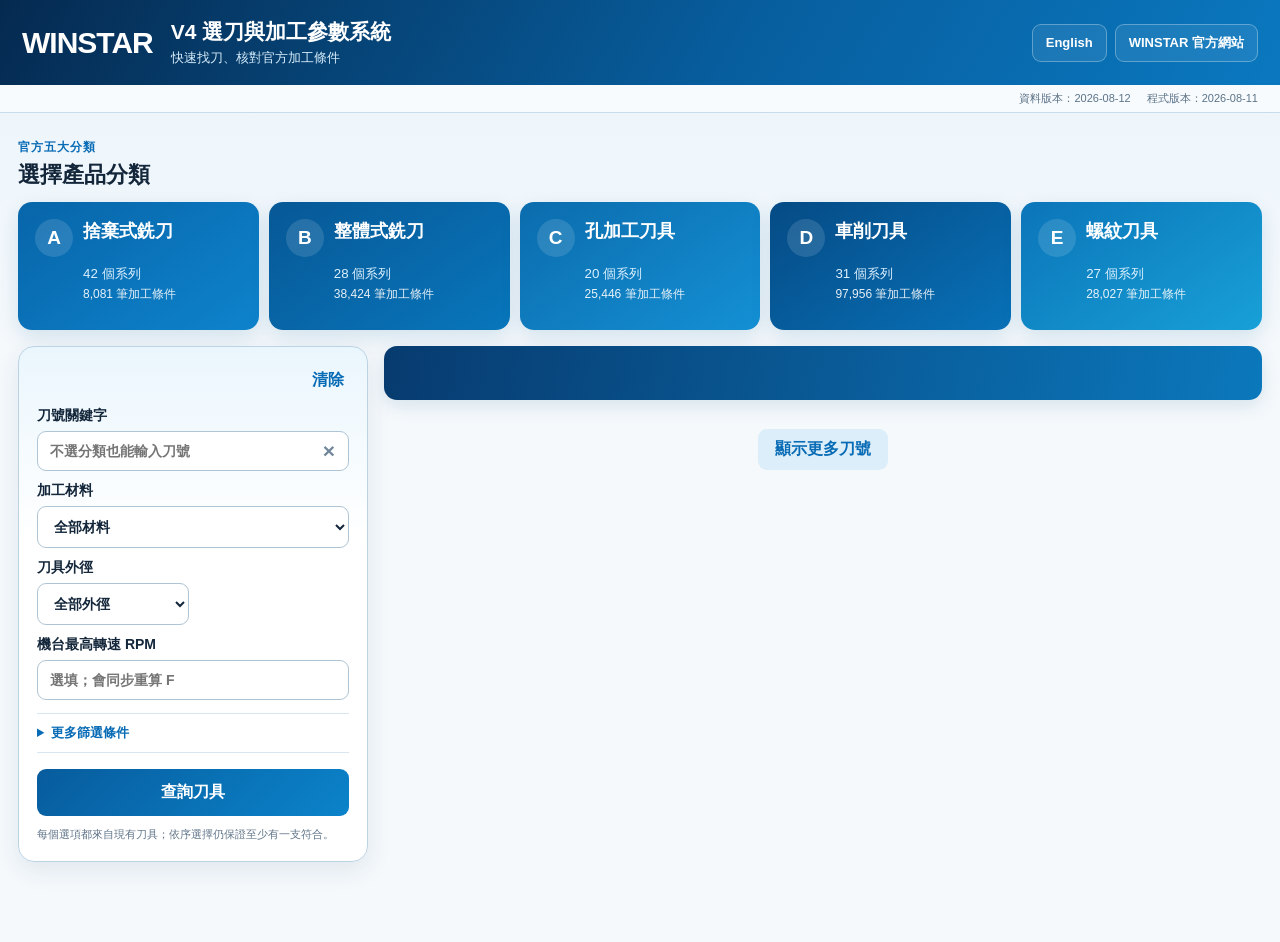
<file: index.html>
<!doctype html>
<html lang="zh-Hant">
<head>
  <meta charset="utf-8">
  <meta name="viewport" content="width=device-width,initial-scale=1">
  <meta name="theme-color" content="#073b6f">
  <title>WINSTAR V4 選刀與加工參數系統</title>
  <link rel="manifest" href="manifest.webmanifest">
  <link rel="icon" href="data/icon-192.png">
  <link rel="apple-touch-icon" href="data/apple-touch-icon.png">
  <link rel="stylesheet" href="assets/app.css">
</head>
<body>
  <header class="topbar">
    <div class="brand"><span class="brand-mark">WINSTAR</span><div><h1 data-i18n="title">V4 選刀與加工參數系統</h1><p data-i18n="subtitle">快速找刀、核對官方加工條件</p></div></div>
    <nav class="top-actions">
      <button id="langButton" class="nav-button" type="button">English</button>
      <a class="nav-button" href="https://www.winstarcutting.com.tw/" target="_blank" rel="noopener" data-i18n="officialSite">WINSTAR 官方網站</a>
    </nav>
  </header>
  <div class="version-strip"><span id="dataVersion">資料版本：—</span><span data-i18n="programVersion">程式版本：2026-08-11</span></div>

  <main>
    <section class="category-section">
      <div class="section-heading"><div><span data-i18n="officialCategories">官方五大分類</span><h2 data-i18n="chooseCategory">選擇產品分類</h2></div><button id="showCategories" class="link-button" hidden data-i18n="backCategories">返回五大分類</button></div>
      <div id="categoryGrid" class="category-grid"></div>
    </section>

    <section id="workspace" class="workspace" hidden>
      <aside class="filter-panel">
        <div class="filter-title"><div><small id="categoryCode"></small><h2 id="categoryTitle"></h2></div><button id="resetButton" class="link-button" data-i18n="clear">清除</button></div>

        <label class="search-field"><span data-i18n="toolKeyword">刀號關鍵字</span><div class="input-clear"><input id="toolInput" type="search" autocomplete="off" data-placeholder="toolPlaceholder" placeholder="輸入完整或部分刀號"><button id="clearTool" type="button" aria-label="清除刀號">×</button></div><div id="toolSuggestions" class="suggestions" hidden></div></label>

        <label><span data-i18n="materialGroup">加工材料</span><select id="material"><option value="" data-i18n="allMaterials">全部材料</option></select></label>
        <label id="gradeField" hidden><span data-i18n="grade">材料牌號</span><select id="grade"><option value="" data-i18n="allGrades">全部牌號</option></select></label>
        <label id="hardnessField" hidden><span data-i18n="hardness">硬度</span><select id="hardness"><option value="" data-i18n="allHardness">全部硬度</option></select></label>
        <label id="toolTypeField" hidden><span data-i18n="toolType">刀型</span><select id="toolType"><option value="" data-i18n="allToolTypes">全部刀型</option></select></label>
        <label id="operationField" hidden><span data-i18n="operationGroup">加工方式</span><select id="operation"><option value="" data-i18n="allOperations">全部方式</option></select></label>
        <div class="field-pair"><label id="diameterField"><span id="diameterLabel">刀具外徑</span><select id="diameterSelect"><option value="" data-i18n="allDiameters">全部外徑</option></select></label><label id="lengthField" hidden><span id="lengthLabel" data-i18n="cutLength">可用刃長</span><select id="cutLength"><option value="" data-i18n="allLengths">全部長度</option></select></label></div>
        <label id="flutesField" hidden><span data-i18n="flutes">刃數</span><select id="flutes"><option value="" data-i18n="allFlutes">全部刃數</option></select></label>
        <label id="workDiameterField" hidden><span data-i18n="diameterWork">工件加工直徑</span><div class="input-unit"><input id="diameter" type="number" min="0.01" step="0.01" data-placeholder="optional" placeholder="選填"><em>mm</em></div></label>
        <label><span data-i18n="maxRpm">機台最高轉速 RPM</span><input id="maxRpm" type="number" min="1" step="100" data-placeholder="optionalRecalc" placeholder="選填；會同步重算 F"></label>

        <details class="advanced"><summary data-i18n="moreFilters">更多篩選條件</summary><label id="strategyField" hidden><span data-i18n="strategy">加工策略</span><select id="strategy"><option value="" data-i18n="allStrategies">全部策略</option></select></label><label><span data-i18n="series">系列</span><select id="series"><option value="" data-i18n="allSeries">全部系列</option></select></label></details>
        <button id="searchButton" class="primary" data-i18n="searchTools">查詢刀具</button>
        <p class="filter-help" data-i18n="filterHelp">選單會自動連動，只顯示確實有刀具的組合。</p>
      </aside>

      <section class="result-area">
        <div id="resultSummary" class="result-summary"></div>
        <div id="results" class="results"></div>
        <button id="loadMore" class="load-more" hidden data-i18n="showMore">顯示更多刀號</button>
      </section>
    </section>
  </main>
  <div id="toast" class="toast" role="status" hidden></div>
  <button id="backTop" class="back-top" aria-label="回到最上方">↑</button>
  <script src="assets/app.js" defer></script>
</body>
</html>
</file>
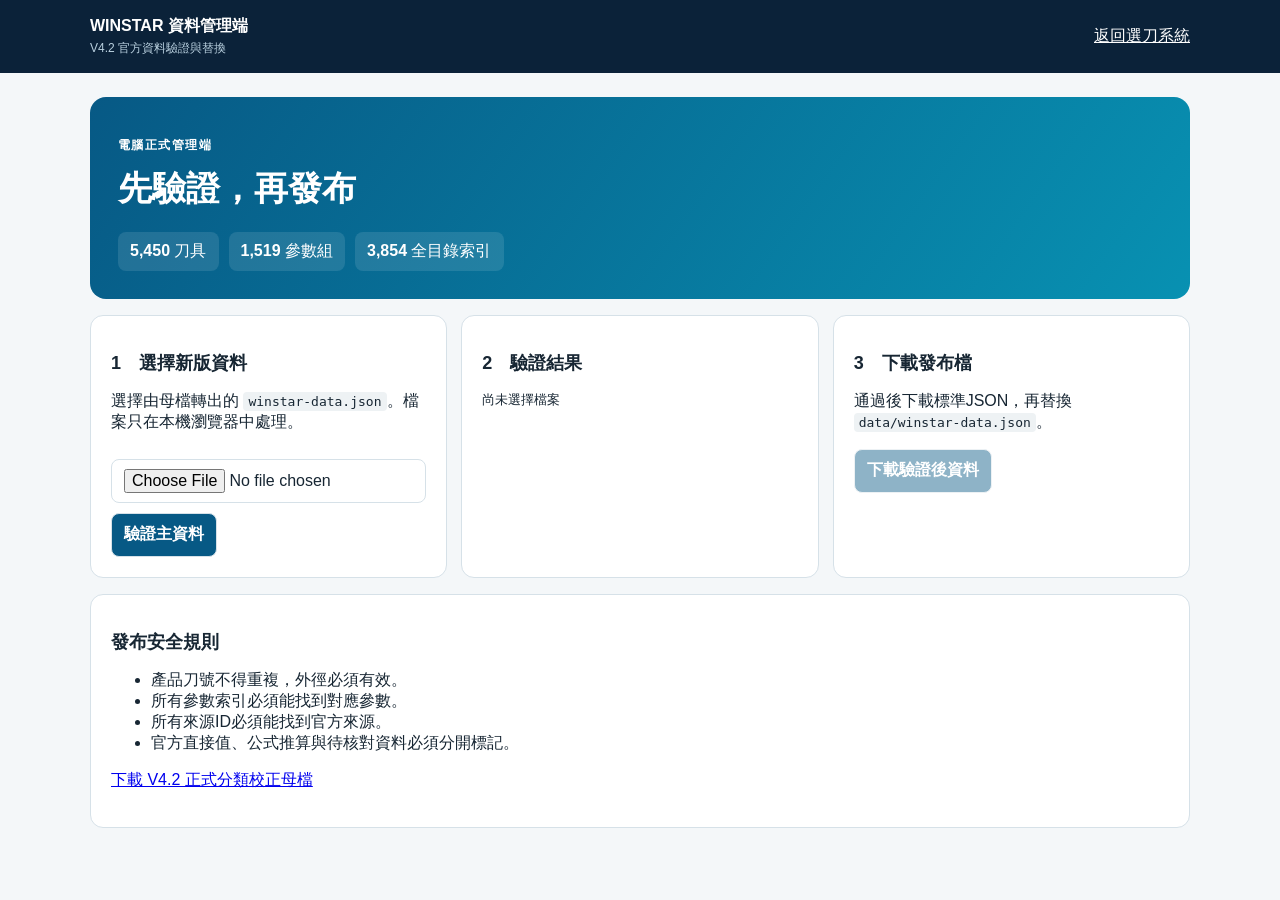
<file: manager.html>
<!doctype html>
<html lang="zh-Hant">
<head>
  <meta charset="utf-8">
  <meta name="viewport" content="width=device-width,initial-scale=1">
  <title>WINSTAR 資料管理端</title>
  <link rel="stylesheet" href="assets/manager.css">
</head>
<body>
  <header><div><b>WINSTAR 資料管理端</b><span>V4.2 官方資料驗證與替換</span></div><a href="index.html">返回選刀系統</a></header>
  <main>
    <section class="hero"><p>電腦正式管理端</p><h1>先驗證，再發布</h1><div class="stats"><span><b id="currentProducts">—</b> 刀具</span><span><b id="currentProfiles">—</b> 參數組</span><span><b id="currentEntries">—</b> 全目錄索引</span></div></section>
    <section class="grid">
      <article><h2>1　選擇新版資料</h2><p>選擇由母檔轉出的 <code>winstar-data.json</code>。檔案只在本機瀏覽器中處理。</p><input id="dbFile" type="file" accept=".json,application/json"><button id="validate">驗證主資料</button></article>
      <article><h2>2　驗證結果</h2><pre id="result">尚未選擇檔案</pre></article>
      <article><h2>3　下載發布檔</h2><p>通過後下載標準JSON，再替換 <code>data/winstar-data.json</code>。</p><button id="download" disabled>下載驗證後資料</button></article>
    </section>
    <section class="rules"><h2>發布安全規則</h2><ul><li>產品刀號不得重複，外徑必須有效。</li><li>所有參數索引必須能找到對應參數。</li><li>所有來源ID必須能找到官方來源。</li><li>官方直接值、公式推算與待核對資料必須分開標記。</li></ul><p><a href="docs/WINSTAR_五大類分類校正母檔_V4.2.xlsx">下載 V4.2 正式分類校正母檔</a></p></section>
  </main>
  <script src="assets/manager.js" defer></script>
</body>
</html>
</file>
<file: assets/app.css>
﻿:root{--navy:#062f59;--blue:#086bb5;--blue2:#0d7fc8;--sky:#eaf5fc;--pale:#f3f8fc;--ink:#13263a;--muted:#617589;--line:#cbdbe7;--white:#fff}
*{box-sizing:border-box}
html{scroll-behavior:smooth}
body{margin:0;background:linear-gradient(180deg,#eaf4fb 0,#f5f9fc 360px);color:var(--ink);font-family:"Microsoft JhengHei",Arial,sans-serif}
button,input,select{font:inherit}
.topbar{display:flex;align-items:center;justify-content:space-between;gap:24px;padding:18px max(22px,calc((100% - 1420px)/2));color:#fff;background:linear-gradient(120deg,#052a50,#075e9e 58%,#0a78bf);box-shadow:0 5px 20px #06375d33}
.brand{display:flex;align-items:center;gap:18px}
.brand-mark{font-size:30px;font-weight:900;letter-spacing:-1px}
.brand h1{margin:0;font-size:21px}
.brand p{margin:3px 0 0;color:#d7edfb;font-size:13px}
.top-actions{display:flex;gap:8px}
.nav-button{display:inline-flex;align-items:center;padding:9px 13px;border:1px solid #ffffff4d;border-radius:9px;background:#ffffff14;color:#fff;text-decoration:none;font-size:13px;font-weight:700;cursor:pointer}
main{max-width:1420px;margin:0 auto;padding:24px 18px 80px}
.section-heading{display:flex;align-items:end;justify-content:space-between;margin-bottom:12px}
.section-heading span{color:var(--blue);font-size:12px;font-weight:800;letter-spacing:.08em}
.section-heading h2{margin:4px 0 0;font-size:22px}
.link-button{padding:5px;border:0;background:transparent;color:var(--blue);font-weight:800;cursor:pointer}
.category-grid{display:grid;grid-template-columns:repeat(5,1fr);gap:10px;transition:.2s}
.category-card{display:grid;grid-template-columns:auto 1fr;gap:3px 10px;min-height:128px;padding:17px;border:0;border-radius:14px;background:linear-gradient(145deg,#0865a9,#0d83cc);color:#fff;text-align:left;cursor:pointer;box-shadow:0 7px 20px #07598c24}
.category-card:nth-child(2){background:linear-gradient(145deg,#075896,#0876bb)}
.category-card:nth-child(3){background:linear-gradient(145deg,#0b6cad,#1490d4)}
.category-card:nth-child(4){background:linear-gradient(145deg,#054b85,#0871b7)}
.category-card:nth-child(5){background:linear-gradient(145deg,#0b75b9,#18a0d7)}
.category-card span{grid-row:1/4;display:grid;place-items:center;width:38px;height:38px;border-radius:50%;background:#ffffff20;font-size:19px;font-weight:900}
.category-card strong{font-size:18px}
.category-card small{align-self:end;color:#dcf1ff}
.category-card em{font-size:12px;font-style:normal;opacity:.9}
.category-card:hover{transform:translateY(-2px);filter:brightness(1.04)}
.category-grid.compact{grid-template-columns:repeat(5,1fr)}
.category-grid.compact .category-card{min-height:74px}
.category-grid.compact .category-card small,.category-grid.compact .category-card em{display:none}
.workspace{display:grid;grid-template-columns:350px 1fr;gap:16px;margin-top:16px}
.filter-panel{align-self:start;padding:20px;border:1px solid #bcd3e4;border-radius:16px;background:linear-gradient(180deg,#eaf6fd,#fff 38%);box-shadow:0 8px 24px #12365018}
.filter-title{display:flex;align-items:end;justify-content:space-between}
.filter-title small{color:var(--blue);font-weight:800}
.filter-title h2{margin:4px 0 0;font-size:21px}
.filter-panel label{display:block;position:relative;margin-top:14px;font-size:14px;font-weight:700}
.filter-panel input,.filter-panel select{width:100%;margin-top:6px;padding:11px 12px;border:1px solid #afc5d5;border-radius:9px;background:#fff;color:var(--ink)}
.input-clear{position:relative}
.input-clear input{padding-right:38px}
.input-clear button{position:absolute;right:5px;top:11px;width:30px;height:30px;border:0;background:transparent;color:#71869a;font-size:21px;cursor:pointer}
.suggestions{position:absolute;z-index:20;top:70px;left:0;width:min(680px,calc(100vw - 40px));max-height:360px;overflow:auto;border:1px solid #abc8dc;border-radius:10px;background:#fff;box-shadow:0 12px 30px #0a315c33}
.suggestions button{display:block;width:100%;padding:10px 12px;border:0;border-bottom:1px solid #e1ebf2;background:#fff;color:var(--ink);text-align:left;cursor:pointer}
.suggestions button:hover{background:#edf7fd}
.suggestions b,.suggestions small{display:block}
.suggestions b{color:var(--blue)}
.suggestions small{margin-top:2px;color:var(--muted)}
.suggestions p{padding:12px;color:var(--muted)}
.field-pair{display:grid;grid-template-columns:1fr 1fr;gap:8px}
.advanced{margin-top:13px;border-top:1px solid #d8e6ef;border-bottom:1px solid #d8e6ef;padding:10px 0}
.advanced summary{color:var(--blue);font-size:13px;font-weight:800;cursor:pointer}
.primary{width:100%;margin-top:16px;padding:13px;border:0;border-radius:9px;background:linear-gradient(135deg,#075c9d,#0b83ca);color:#fff;font-weight:800;cursor:pointer}
.filter-help{margin:10px 0 0;color:var(--muted);font-size:11px;line-height:1.55}
.result-area{min-width:0}
.result-summary{min-height:54px;padding:15px 18px;border-radius:13px;background:linear-gradient(100deg,#073b6f,#0b78bc);color:#eaf7ff;box-shadow:0 6px 18px #0b4c7920}
.result-summary b{color:#fff;font-size:18px}
.spinner{display:inline-block;width:16px;height:16px;margin-right:9px;border:2px solid #ffffff55;border-top-color:#fff;border-radius:50%;vertical-align:-3px;animation:spin .8s linear infinite}
@keyframes spin{to{transform:rotate(360deg)}
}
.results{display:grid;gap:11px;margin-top:11px}
.tool-card{overflow:hidden;border:1px solid var(--line);border-radius:13px;background:#fff;box-shadow:0 5px 16px #12364e10}
.tool-card summary{display:flex;align-items:center;justify-content:space-between;gap:14px;padding:16px 18px;border-left:5px solid var(--blue);cursor:pointer;list-style:none}
.tool-card summary::-webkit-details-marker{display:none}
.tool-card summary:after{content:'＋';display:grid;place-items:center;width:28px;height:28px;border-radius:50%;background:var(--sky);color:var(--blue);font-weight:900}
.tool-card[open] summary:after{content:'−'}
.tool-card h3{margin:4px 0 0;color:var(--navy);font-size:19px}
.tool-card p{margin:3px 0 0;color:var(--muted)}
.series-pill{display:inline-block;padding:3px 7px;border-radius:999px;background:#e5f2fb;color:var(--blue);font-size:11px;font-weight:800}
.card-summary{display:grid;justify-items:end;margin-left:auto}
.card-summary b{color:var(--blue);font-size:13px}
.card-summary small{color:var(--muted)}
.card-actions{display:flex;gap:8px;padding:0 18px 12px}
.card-actions button,.card-actions a{padding:8px 12px;border:1px solid #a9c7dc;border-radius:8px;background:#eff7fc;color:var(--blue);font-size:12px;font-weight:800;text-decoration:none;cursor:pointer}
.condition-table{overflow:auto;border-top:1px solid var(--line)}
.condition-row{display:grid;grid-template-columns:minmax(190px,1.4fr) minmax(130px,1fr) repeat(5,minmax(100px,.8fr));min-width:960px;border-top:1px solid #e2ebf1}
.condition-row:first-child{border-top:0}
.condition-row>span{padding:10px}
.condition-row small{display:block;margin-top:3px;color:var(--muted);font-size:10px}
.condition-row.head{background:#e9f4fb;color:#3d617b;font-size:11px;font-weight:900}
.condition-row:not(.head):hover{background:#f8fcfe}
.load-more{display:block;margin:18px auto;padding:10px 17px;border:0;border-radius:9px;background:#dceef9;color:var(--blue);font-weight:800;cursor:pointer}
.toast{position:fixed;z-index:50;left:50%;bottom:28px;transform:translateX(-50%);padding:10px 18px;border-radius:999px;background:#062f59;color:#fff;box-shadow:0 6px 20px #0003}
.back-top{position:fixed;right:20px;bottom:20px;display:none;width:46px;height:46px;border:0;border-radius:50%;background:var(--blue);color:#fff;font-size:18px;box-shadow:0 6px 18px #0003}
.back-top.show{display:block}
@media(max-width:1050px){.category-grid,.category-grid.compact{grid-template-columns:repeat(2,1fr)}
.workspace{grid-template-columns:1fr}
.filter-panel{position:static}
.category-grid.compact .category-card{min-height:90px}
}
@media(max-width:650px){.topbar{align-items:flex-start}
.brand{gap:10px}
.brand-mark{font-size:21px}
.brand h1{font-size:16px}
.brand p{display:none}
.top-actions{display:grid}
.nav-button{justify-content:center;padding:7px 9px;font-size:11px}
.category-grid,.category-grid.compact{grid-template-columns:1fr}
.category-card,.category-grid.compact .category-card{min-height:86px}
.field-pair{grid-template-columns:1fr}
.tool-card summary{align-items:flex-start}
.card-summary small{display:none}
.condition-table{overflow:visible;border:0}
.condition-row{display:block;min-width:0;margin:8px;border:1px solid var(--line);border-radius:9px}
.condition-row.head{display:none}
.condition-row>span{display:grid;grid-template-columns:88px 1fr;gap:8px;padding:7px 10px}
.condition-row>span:before{content:attr(data-label);color:var(--muted);font-size:11px;font-weight:800}
main{padding-inline:11px}
}

.input-unit{position:relative}
.input-unit input{padding-right:44px}
.input-unit em{position:absolute;right:11px;top:18px;color:var(--muted);font-size:11px;font-style:normal;font-weight:600}
.tool-spec{display:block;margin-top:4px;color:#3e6a89;font-size:11px}
.summary-action{margin-left:10px;padding:7px 10px;border:1px solid #ffffff66;border-radius:8px;background:#ffffff18;color:#fff;font-size:12px;font-weight:800;cursor:pointer}
.advanced label{margin-top:11px}
.filter-panel label[hidden]{display:none}
.filter-panel{padding:18px}
.filter-panel label{margin-top:11px}
.version-strip{display:flex;justify-content:flex-end;gap:16px;padding:6px max(22px,calc((100% - 1420px)/2));border-bottom:1px solid #c7dbea;background:#f7fbfe;color:#5c7388;font-size:11px}
</file>
<file: assets/manager.css>
:root{font-family:Inter,"Microsoft JhengHei",sans-serif;color:#172633;background:#f4f7f9}*{box-sizing:border-box}body{margin:0}header{padding:16px max(24px,calc((100% - 1100px)/2));display:flex;justify-content:space-between;align-items:center;background:#0b2239;color:white}header b,header span{display:block}header span{font-size:12px;color:#b9d0df;margin-top:3px}header a{color:white}main{width:min(1100px,calc(100% - 28px));margin:24px auto}.hero{padding:28px;border-radius:16px;background:linear-gradient(125deg,#075985,#0891b2);color:white}.hero p{text-transform:uppercase;letter-spacing:.12em;font-size:12px;font-weight:800}.hero h1{font-size:34px;margin:0 0 20px}.stats{display:flex;gap:10px;flex-wrap:wrap}.stats span{padding:9px 12px;border-radius:8px;background:#ffffff1c}.grid{display:grid;grid-template-columns:repeat(3,1fr);gap:14px;margin:16px 0}.grid article,.rules{padding:20px;background:white;border:1px solid #d6e1e8;border-radius:13px}.grid h2,.rules h2{font-size:18px}input{width:100%;margin:10px 0}button,input{min-height:44px;border:1px solid #d6e1e8;border-radius:8px;padding:9px 12px;font:inherit}button{font-weight:800;background:#075985;color:white;cursor:pointer}button:disabled{opacity:.45}pre{white-space:pre-wrap;line-height:1.55}.ok{color:#067647}.bad{color:#b42318}code{background:#eef2f4;padding:2px 5px;border-radius:4px}@media(max-width:800px){.grid{grid-template-columns:1fr}}
</file>
